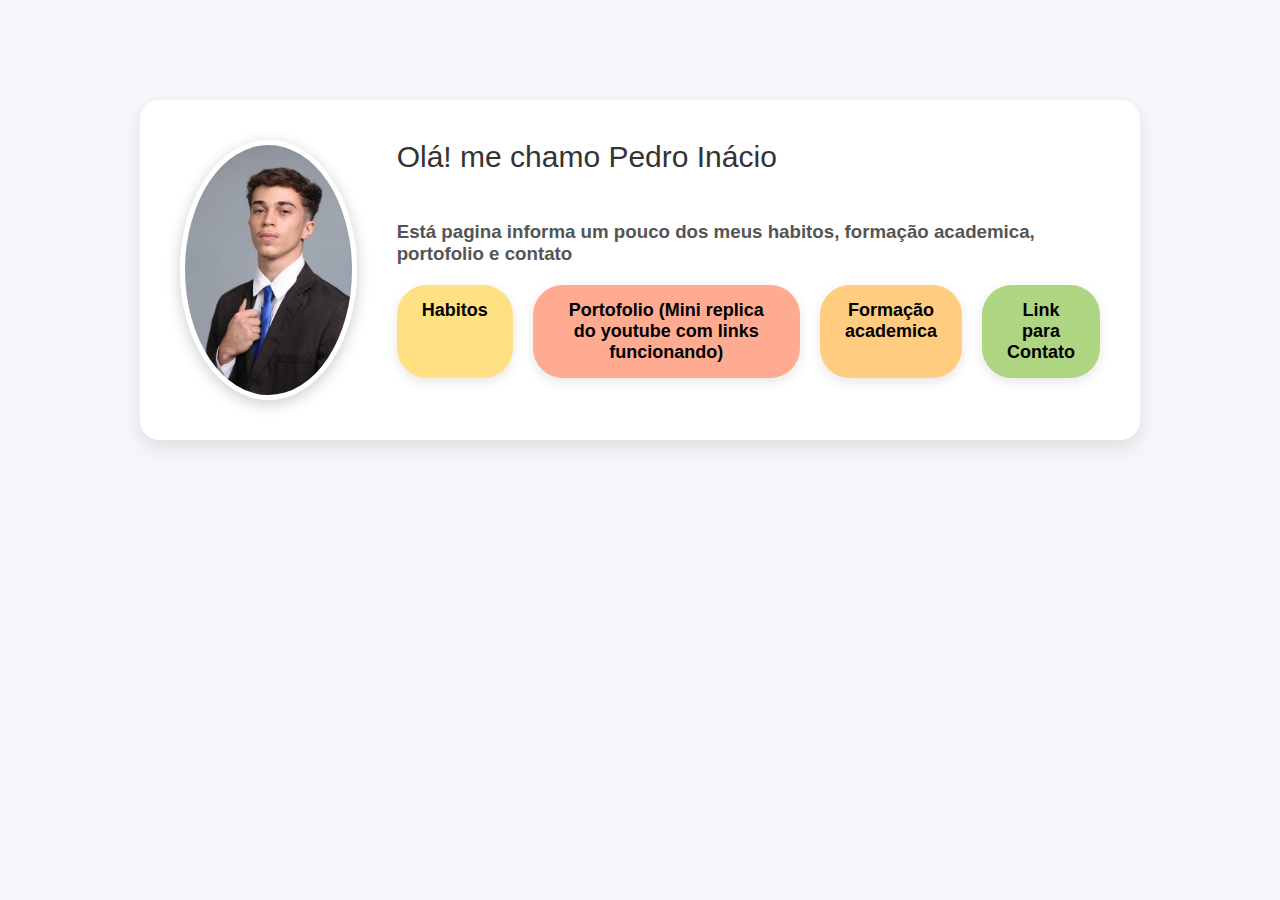
<file: index.html>
<!DOCTYPE html>
<html lang="en">
<head>
  <meta charset="UTF-8">
  <meta name="viewport" content="width=device-width, initial-scale=1.0">
  <title>Minha pagina</title>
  <link rel="stylesheet" href="index.css">
</head>
<body>
  <div class="minhafoto">
    <img class="foto" src="imagens/WhatsApp Image 2025-07-03 at 19.12.49.jpeg" alt="minha imagem" width="250px" height="250px">
  
      <div id="pedro">
        <span>Olá! me chamo Pedro Inácio</span>
      
           <div class="sobre">
           <br>
           <h3>Está pagina informa um pouco dos meus habitos, formação academica, portofolio e contato</h3>
           </div>
           
        <div class="abas"> <!--Aqui é a div principal com todas as abas que contém os links-->  
           <div id="aba1">
            <a href="habitos.html"><p>Habitos</p></a>
           </div>

           <div id="aba2">
            <a href="inicio.html"><p>Portofolio
                (Mini replica do youtube com links funcionando)</p></a>
            </div>

            <div id="aba3">
            <a href="forma.html"><p>Formação academica</p></a>
            </div>
            
            <div id="aba4">
                <a href="contato.html"><p>Link para Contato</p></a>
            </div>

           </div>
      </div>
   </div>   
</body>
</html>
</file>
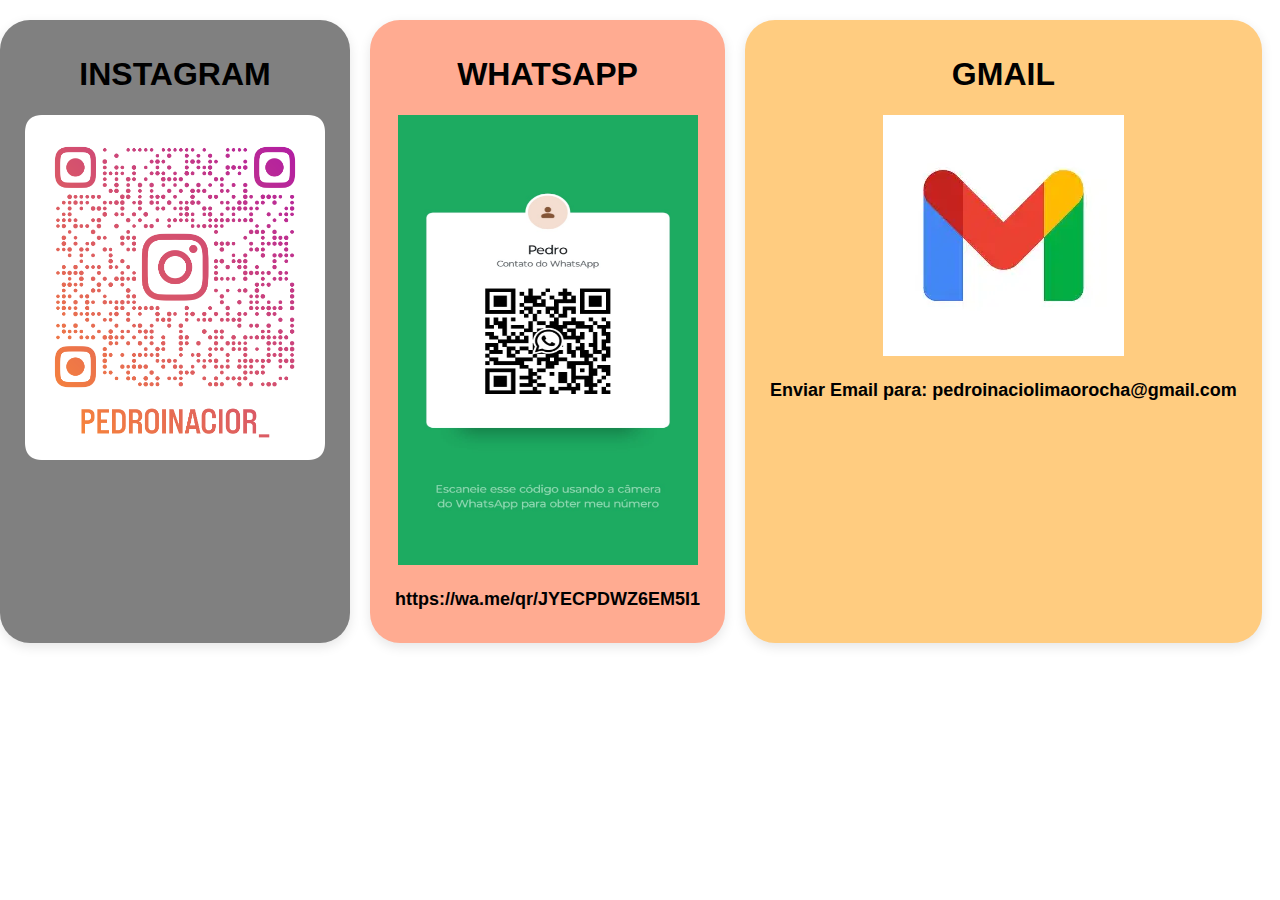
<file: contato.html>
<!DOCTYPE html>
<html lang="en">
<head>
    <meta charset="UTF-8">
    <meta name="viewport" content="width=device-width, initial-scale=1.0">
    <title>Document</title>
    <link rel="stylesheet" href="index.css">
</head>
<body>
    <style>
        body{
            background-color: white;
        }
    </style>
     <div class="tabelas">
        <div id="insta">
            <h1>INSTAGRAM</h1>
            <img src="imagens/pedroinacior__qr.png" alt="imgaem de carboidratos" width="300px">
            <h3></h3>
        </div>

        <div id="zap">
            <h1>WHATSAPP</h1>
            <img src="imagens/zapimg.webp" alt="imgaem de proteinas" width="300px" height="450px">
            <h3><a href="https://wa.me/qr/JYECPDWZ6EM5I1">https://wa.me/qr/JYECPDWZ6EM5I1</a></h3>
        </div>   
 
        <div id="gmail">
            <h1>GMAIL</h1>
            <img src="imagens/emailimg.webp" alt="imgaem de vegetais">
            <h3><a href="mailto:pedroinaciolimaorocha@gmail.com?subject=Iniciar projteo &body=Corpo da Mensagem">Enviar Email para: pedroinaciolimaorocha@gmail.com</a></h3>
        </div>

     </div>    
</body>
</html>
</file>
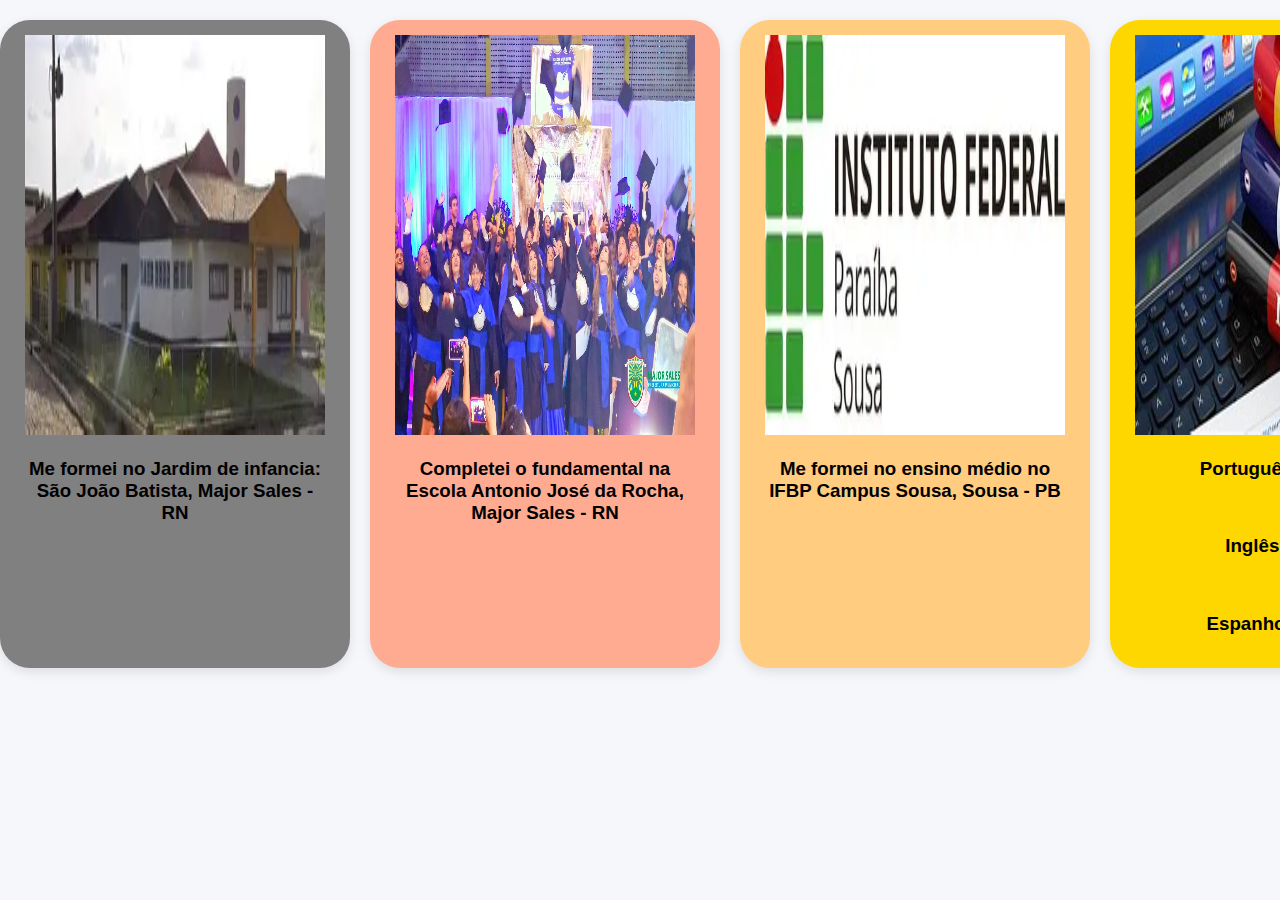
<file: forma.html>
<!DOCTYPE html>
<html lang="en">
<head>
    <meta charset="UTF-8">
    <meta name="viewport" content="width=device-width, initial-scale=1.0">
    <title>Document</title>
    <link rel="stylesheet" href="index.css">
</head>
<body>
    <div class="tabelas">
        <div id="jardim">
            <img src="imagens/crecheimg.webp" alt="imagem do jardim de infancia de Major Sales"width="300px" height="400px">
            <h3>Me formei no Jardim de infancia: São João Batista, Major Sales - RN</h3>
        </div>

        <div id="fundamental">
            <img src="imagens/fundamentalimg.jpg" alt="Imagem da escola fundamental de Major Sales" width="300px" height="400px">
            <h3>Completei o fundamental na Escola Antonio José da Rocha, Major Sales - RN</h3>
        </div>

        <div id="medio">
            <img src="imagens/ifpbimg.webp" alt="Imagem do ifpb campus Sousa"width="300px" height="400px">
            <h3>Me formei no ensino médio no IFBP Campus Sousa, Sousa - PB</h3>
        </div>
        <div id="linguas">
            <img src="imagens/linguasimg.jpg" alt="linguagens"width="300px" height="400px">
            <h3>Português: Fluente</h3>
            <br>
            <h3>Inglês: Médio</h3>
            <br>
            <h3>Espanhol: Básico</h3>
        </div>
    </div>
</body>
</html>
</file>
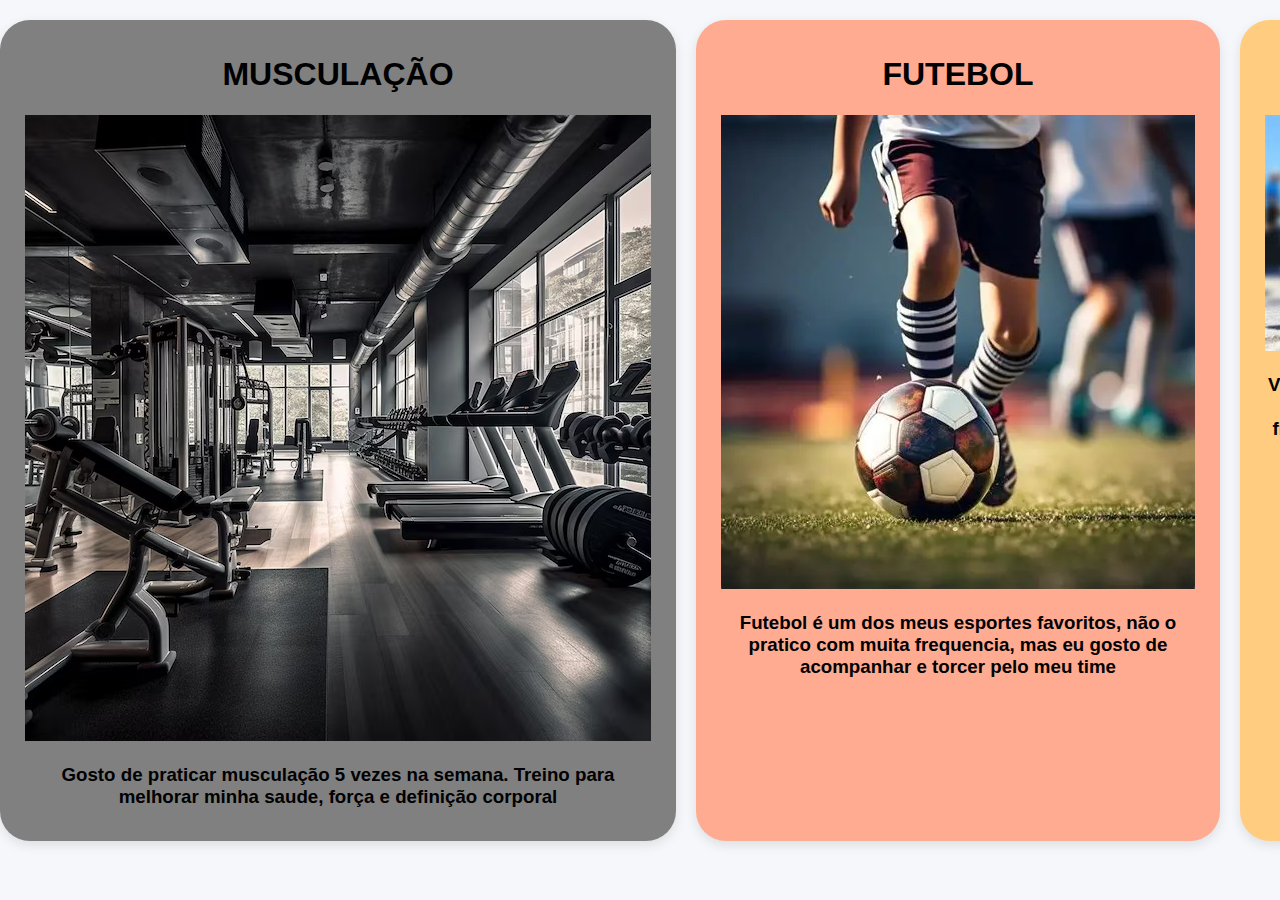
<file: habitos.html>
<!DOCTYPE html>
<html lang="en">
<head>
    <meta charset="UTF-8">
    <meta name="viewport" content="width=device-width, initial-scale=1.0">
    <title>habitos</title>
    <link rel="stylesheet" href="index.css">
</head>
<body>
    <div class="tabelas">
        <div id="academia"> 
            <h1>MUSCULAÇÃO</h1>
            <img src="imagens/academimg.avif" alt="imagem de academia">
            <h3>Gosto de praticar musculação 5 vezes na semana. Treino para melhorar minha saude, força e definição corporal</h3>
        </div>
        
        <div id="futebol">
            <h1>FUTEBOL</h1>
            <img src="imagens/futebolimg.webp" alt="imagem de futebol">
            <h3>Futebol é um dos meus esportes favoritos, não o pratico com muita frequencia, mas eu gosto de acompanhar e torcer pelo meu time</h3>
        </div>

        <div id="volei">
            <h1>VÔLEIBOL</h1>
            <img src="imagens/voleiimg.jpg" alt="imagem de vôlei">
            <h3>Vôlei tambem é um dos meus esportes favoritos, não assito com muita frequencia, mas gosto de praticar nas horas vagas </h3>
        </div>
    </div>
</body>
</html>
</file>
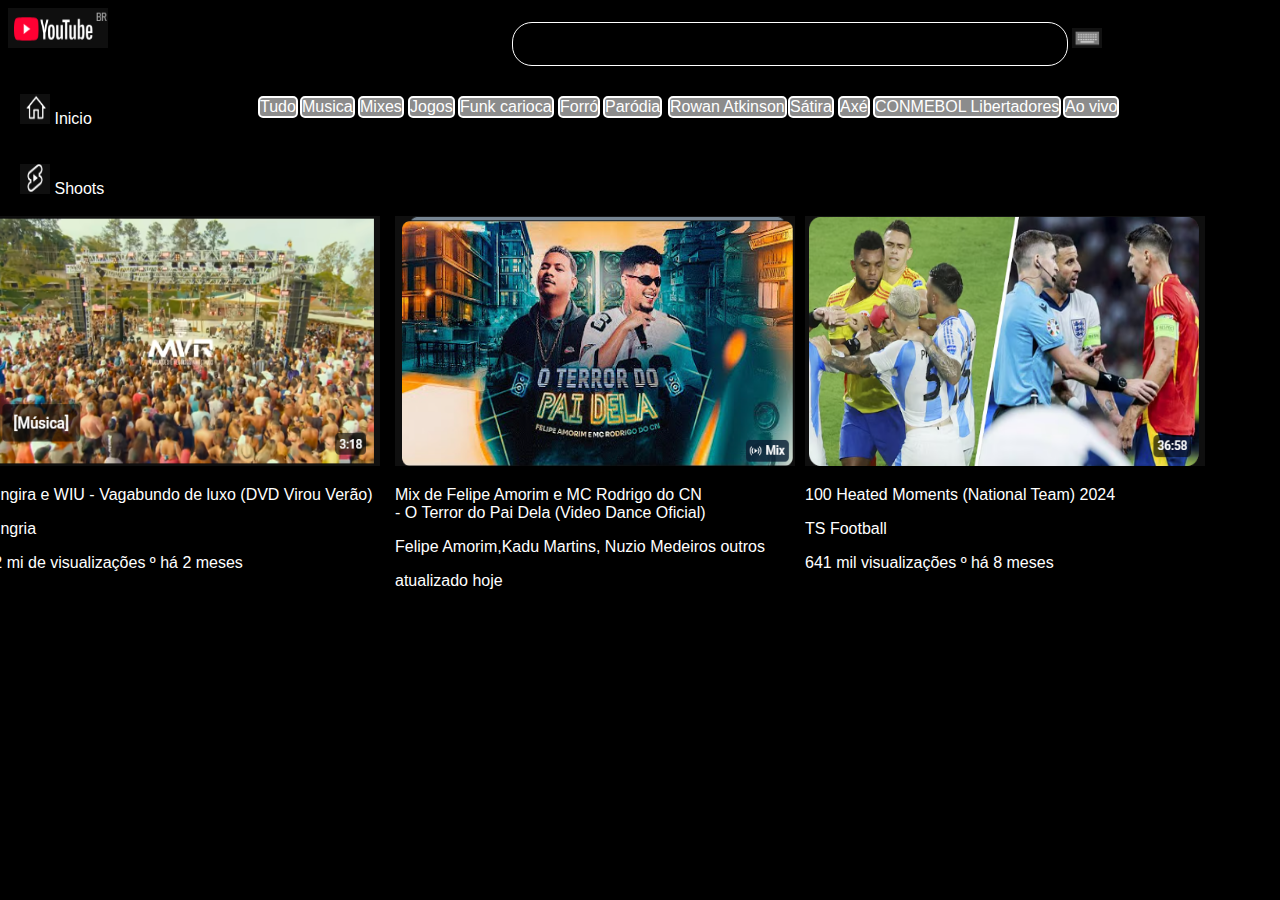
<file: inicio.html>
<!--Este Projeto está em estado de desenvolvimento!!!!-->
<!DOCTYPE html>
<html lang="en">
<head>
    <meta charset="UTF-8">
    <meta name="viewport" content="width=device-width, initial-scale=1.0">
    <title>Document</title>
    <link rel="stylesheet" href="inicio.css">
</head>
<body>

   <div class="psq">
    <img class="logo" src="imagens/youtube.png" height="40px" width="100px">
    <input type="text" name="pesquisa" id="pesquisa" >
    <img id="teclado" src="imagens/teclado.png" height="20px" width="30px">
<!--Nesta div tem a parte que corresponde ao teclado do youtube(teclado decorativo!)-->
</div>
<div class="home">
    <p><img src="imagens/inicio.png" height="30px" width="30px" > <style> p{ 
     font-family: Arial, Helvetica, sans-serif;
    color:white}
    img{
    background-image: #515151;
    } </style><span>Inicio</span></p>
    <!--Imagem que corresponde a foto da aba "inicio"-->
  </div>

  <div class="curtos">
    <p><img src="imagens/shoots.png" height="30px" width="30px" > <style> p{ 
        font-family: Arial, Helvetica, sans-serif;
       color:white}
       img{
       background-image: #515151;
       }</style><span>Shoots</span></p>
       <!--Imagem que corresponde a foto da aba "Shoots"-->
  </div>

  <div class="inscritos"> 
    <p><img src="imagens/inscrições.png" height="30px" width="30px" > <style> p{ 
        font-family: Arial, Helvetica, sans-serif;
       color:white}
       img{
       background-image: #515151;
       }</style><span>inscrições</span></p>
 <!--Imagem que corresponde a foto da aba "inscritos"-->

  </div>
  <!--Logo a baixo estão os videos funcionais que ao serem selecionados vão levar ao proprio video do youtube-->
    <div class="videos" id="hungria">
       <a href="https://www.youtube.com/watch?v=RV_uQHkE3II&pp=ygURdmFnYWJ1bmRvIGRlIGx1eG8%3D"><img src="imagens/hungria.png" height="250px" width="400px"></a>
       <p class="nomes"><span>Hungira e WIU - Vagabundo de luxo (DVD Virou Verão)</span></p>
       <p class="nomes">Hungria</p>
       <p class="nomes">3,2 mi de visualizações º há 2 meses </p>
    
    
    </div>
    <div class="videos" id="felipe">
        <a href="https://www.youtube.com/watch?v=SLI9D8QLJtY&pp=ygUUbyB0ZXJyb3IgZG8gcGFpIGRlbGE%3D"><img src="imagens/felipeamorim.png" height="250px" width="400px"></a>
        <p class="nomes"> <span>Mix de Felipe Amorim e MC Rodrigo do CN <br>- O Terror do Pai Dela (Video Dance Oficial)</span></p>
        <p class="nomes">Felipe Amorim,Kadu Martins, Nuzio Medeiros outros</p>
        <p class="nomes">atualizado hoje</p>
 
    </div>
    <div class="videos" id="futebol">
        <a href="https://www.youtube.com/watch?v=az3aJ4iXoK0&pp=ygUaMTAwIG1vbWVudHMgKG5hdGluYW0gdGVhbSk%3D"><img src="imagens/futebol.png" height="250px" width="400px"></a>
        <p class="nomes"> <span>100 Heated Moments (National Team) 2024 </span></p>
        <p class="nomes">TS Football</p>
        <p class="nomes">641 mil visualizações º há 8 meses</p>
    </div>

    <!--Logo a baixo estão as telas(Não funcionais), que estão presentes no youtube e por enquanto estão sem funcionamento-->
 <p id="tudo">
    Tudo
 </p>
 <p id="musica">
    Musica
 </p>
 <p id="mixes">
    Mixes
 </p>
 <p id="jogos">
    Jogos
 </p>
 <p id="funkc">
    Funk carioca
 </p>
 <p id="forro">
   Forró
 </p>
 <p id="parodia">
    Paródia
 </p>
 <p id="rowanatk">
    Rowan Atkinson
 </p>
 <p id="satira">
    Sátira
 </p>
 <p id="axe">
    Axé
 </p>
 <p id="libertadores">
    CONMEBOL Libertadores
 </p>
 <p id="aovivo">
    Ao vivo
 </p>

    <script src="inicio.js"></script>
</body>
</html>
</file>
<file: index.css>
body {
    margin: 0;
    padding: 0;
    background-color: #f5f7fa; 
    font-family: 'Segoe UI', Tahoma, Geneva, Verdana, sans-serif;
}


.minhafoto {
    margin-top: 100px;
    margin-right: 150px;
    display: flex;
    justify-content: center;
    box-sizing: border-box;
    padding: 40px;
    background-color: #ffffff;
    border-radius: 20px;
    box-shadow: 0 8px 20px rgba(0, 0, 0, 0.1);
    max-width: 1000px;
    margin-left: auto;
    margin-right: auto;
    gap: 40px;
}


.foto {
    width: 250px;
    height: 250px;
    object-fit: cover;
    border-radius: 50%;
    border: 5px solid #ffffff;
    box-shadow: 0 4px 15px rgba(0, 0, 0, 0.2);
}


#pedro {
    font-size: 30px;
    font-family: Arial, sans-serif;
    color: #333;
}


.sobre {
    font-size: 16px;
    font-family: Arial, Helvetica, sans-serif;
    color: #555;
    margin-top: 10px;
}

/* Container das abas */
.abas {
    display: flex;
    gap: 20px;
    margin-top: 20px;
}

#aba1, #aba2, #aba3, #aba4 {
    padding: 15px 25px;
    border-radius: 30px;
    background-color: #ffffff;
    box-shadow: 0 4px 12px rgba(0, 0, 0, 0.1);
    transition: all 0.3s ease;
    cursor: pointer;
    text-align: center;
    border: none;
}


#aba1 {
    background-color: #ffe082;
}

#aba2 {
    background-color: #ffab91;
}

#aba3 {
    background-color: #ffcc80;
}

#aba4 {
    background-color: #aed581;
}


#aba1:hover,
#aba2:hover,
#aba3:hover,
#aba4:hover {
    transform: translateY(-4px);
    box-shadow: 0 8px 20px rgba(0, 0, 0, 0.15);
}

/* Estilo dos links */
a:link {
    color: #000;
    text-decoration: none;
    font-weight: bold;
    font-size: 18px;
}

a:hover {
    color: #1e88e5;
}

p {
    margin: 0;
}

.tabelas{
    display: flex;
    gap: 20px;
    margin-top: 20px;
}

#academia, #futebol, #volei{
    padding: 15px 25px;
    border-radius: 30px;
    background-color: #ffffff;
    box-shadow: 0 4px 12px rgba(0, 0, 0, 0.1);
    text-align: center;
    border: none;
}

#academia {
    background-color: gray;
}

#futebol {
    background-color: #ffab91;
}

#volei {
    background-color: #ffcc80;
}

#jardim, #fundamental, #medio, #linguas{
    padding: 15px 25px;
    border-radius: 30px;
    background-color: #ffffff;
    box-shadow: 0 4px 12px rgba(0, 0, 0, 0.1);
    text-align: center;
    border: none;
}

#jardim {
    background-color: gray;
}

#fundamental {
    background-color: #ffab91;
}

#medio {
    background-color: #ffcc80;
}

#linguas{
    background-color: gold;
}

#insta, #zap, #gmail{
    padding: 15px 25px;
    border-radius: 30px;
    background-color: #ffffff;
    box-shadow: 0 4px 12px rgba(0, 0, 0, 0.1);
    text-align: center;
    border: none;
}

#insta {
    background-color: gray;
}

#zap {
    background-color: #ffab91;
}

#gmail {
    background-color: #ffcc80;
}

@media (max-width: 768px) {
  .minhafoto {
    flex-direction: column;
    align-items: center;
    text-align: center;
    padding: 20px;
    gap: 20px;
  }

  .foto {
    width: 180px;
    height: 180px;
  }

  #pedro {
    font-size: 24px;
  }

  .abas, .tabelas {
    flex-direction: column;
    align-items: center;
    gap: 15px;
  }

  #aba1, #aba2, #aba3, #aba4,
  #academia, #futebol, #volei,
  #jardim, #fundamental, #medio, #linguas,
  #insta, #zap, #gmail {
    width: 80%;
    font-size: 16px;
  }

  a:link {
    font-size: 16px;
  }
}
</file>
<file: inicio.css>
body{
    background-color: black;
}
.videos{
    
}   
#hungria{
    position: absolute;
    right: 900px;
    margin-top: 150px;
}
#felipe{
    position: absolute;
    right: 485px;
    margin-top: 150px;
}
#futebol{
    position: absolute;
    right: 75px;
    margin-top: 150px;
}
.nomes{
    font-weight: 100px;
    color: white;
}
#pesquisa{
    margin-top: 10px;
    margin-left: 400px;
    width: 550px;
    height: 40px;
    border-radius: 20px;
    border: 1px solid white;
    color: white;
   background-color: transparent;
}
#teclado{
    margin-top: 5px;
}
.logo{
    bottom: 0;
}
.home{
    margin: 10px;
    border: solid 2px;
    position: absolute;
}
.curtos{
    margin-top: 80px;
    margin-left: 10px;
    border: solid 2px;
    position: absolute;
}
.inscritos{
    margin-top: 145px;
    margin-left: 10px;
    border: solid 2px;
    position: absolute;
}
/*A partir daqui está a parte do css das abas não funcionais do site. cada uma tem uma posição diferente da outra */
#tudo{
    margin-top: 30px;
    margin-left: 250px;
    border: solid 2px;
    border-radius: 5px;
    position: absolute;
    background-color:#8c8c8c;
}
#musica{
    margin-top: 30px;
    margin-left: 292px;
    border: solid 2px;
    border-radius: 5px;
    position: absolute;
    background-color:#8c8c8c;
}
#mixes{
    margin-top: 30px;
    margin-left: 350px;
    border: solid 2px;
    border-radius: 5px;
    position: absolute;
    background-color:#8c8c8c;
}
#jogos{
    margin-top: 30px;
    margin-left: 400px;
    border: solid 2px;
    border-radius: 5px;
    position: absolute;
    background-color:#8c8c8c;
}
#funkc{
    margin-top: 30px;
    margin-left: 450px;
    border: solid 2px;
    border-radius: 5px;
    position: absolute;
    background-color:#8c8c8c;
}
#forro{
    margin-top: 30px;
    margin-left: 550px;
    border: solid 2px;
    border-radius: 5px;
    position: absolute;
    background-color:#8c8c8c;
}
#parodia{
    margin-top: 30px;
    margin-left: 595px;
    border: solid 2px;
    border-radius: 5px;
    position: absolute;
    background-color:#8c8c8c;
}
#rowanatk{
    margin-top: 30px;
    margin-left: 660px;
    border: solid 2px;
    border-radius: 5px;
    position: absolute;
    background-color:#8c8c8c;
}
#satira{
    margin-top: 30px;
    margin-left: 780px;
    border: solid 2px;
    border-radius: 5px;
    position: absolute;
    background-color:#8c8c8c;
}
#axe{
    margin-top: 30px;
    margin-left: 830px;
    border: solid 2px;
    border-radius: 5px;
    position: absolute;
    background-color:#8c8c8c;
}
#libertadores{
    margin-top: 30px;
    margin-left: 865px;
    border: solid 2px;
    border-radius: 5px;
    position: absolute;
    background-color:#8c8c8c;
}
#aovivo{
    margin-top: 30px;
    margin-left: 1055px;
    border: solid 2px;
    border-radius: 5px;
    position: absolute;
    background-color:#8c8c8c;
}
</file>
